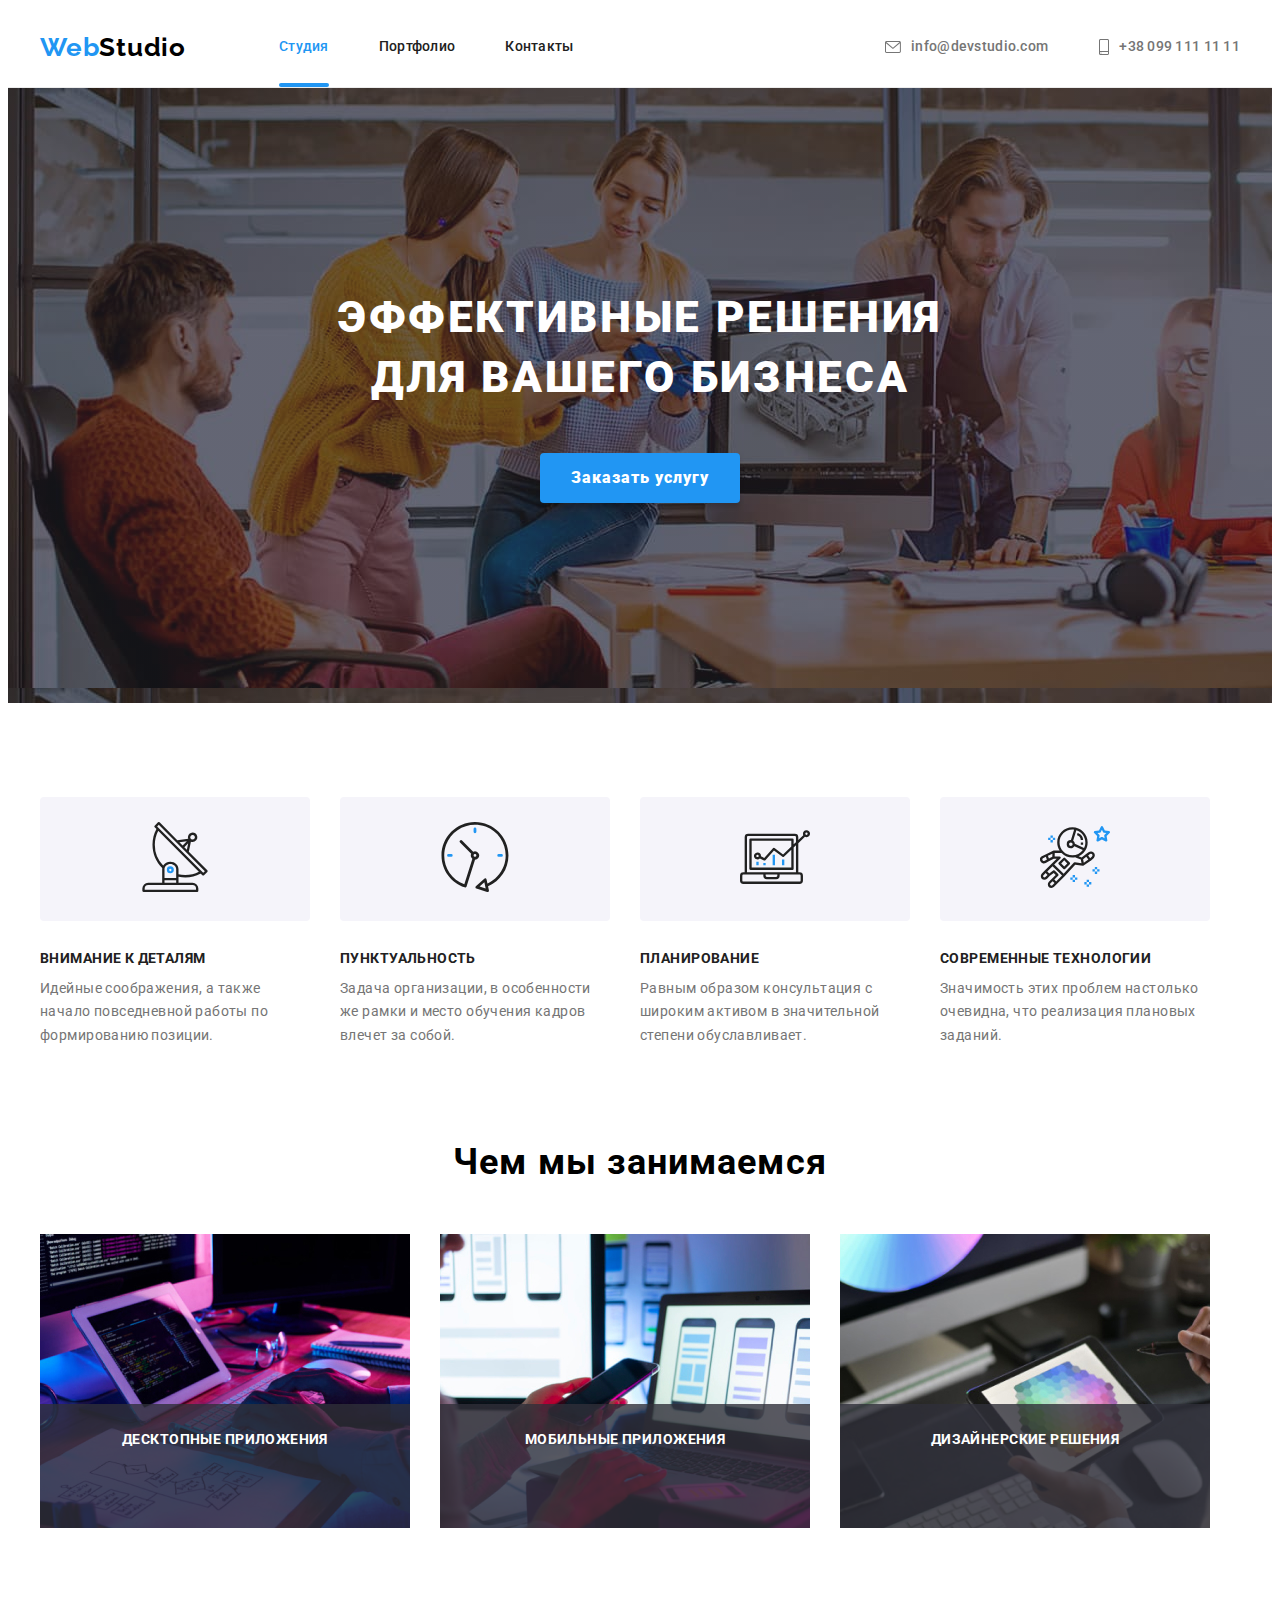
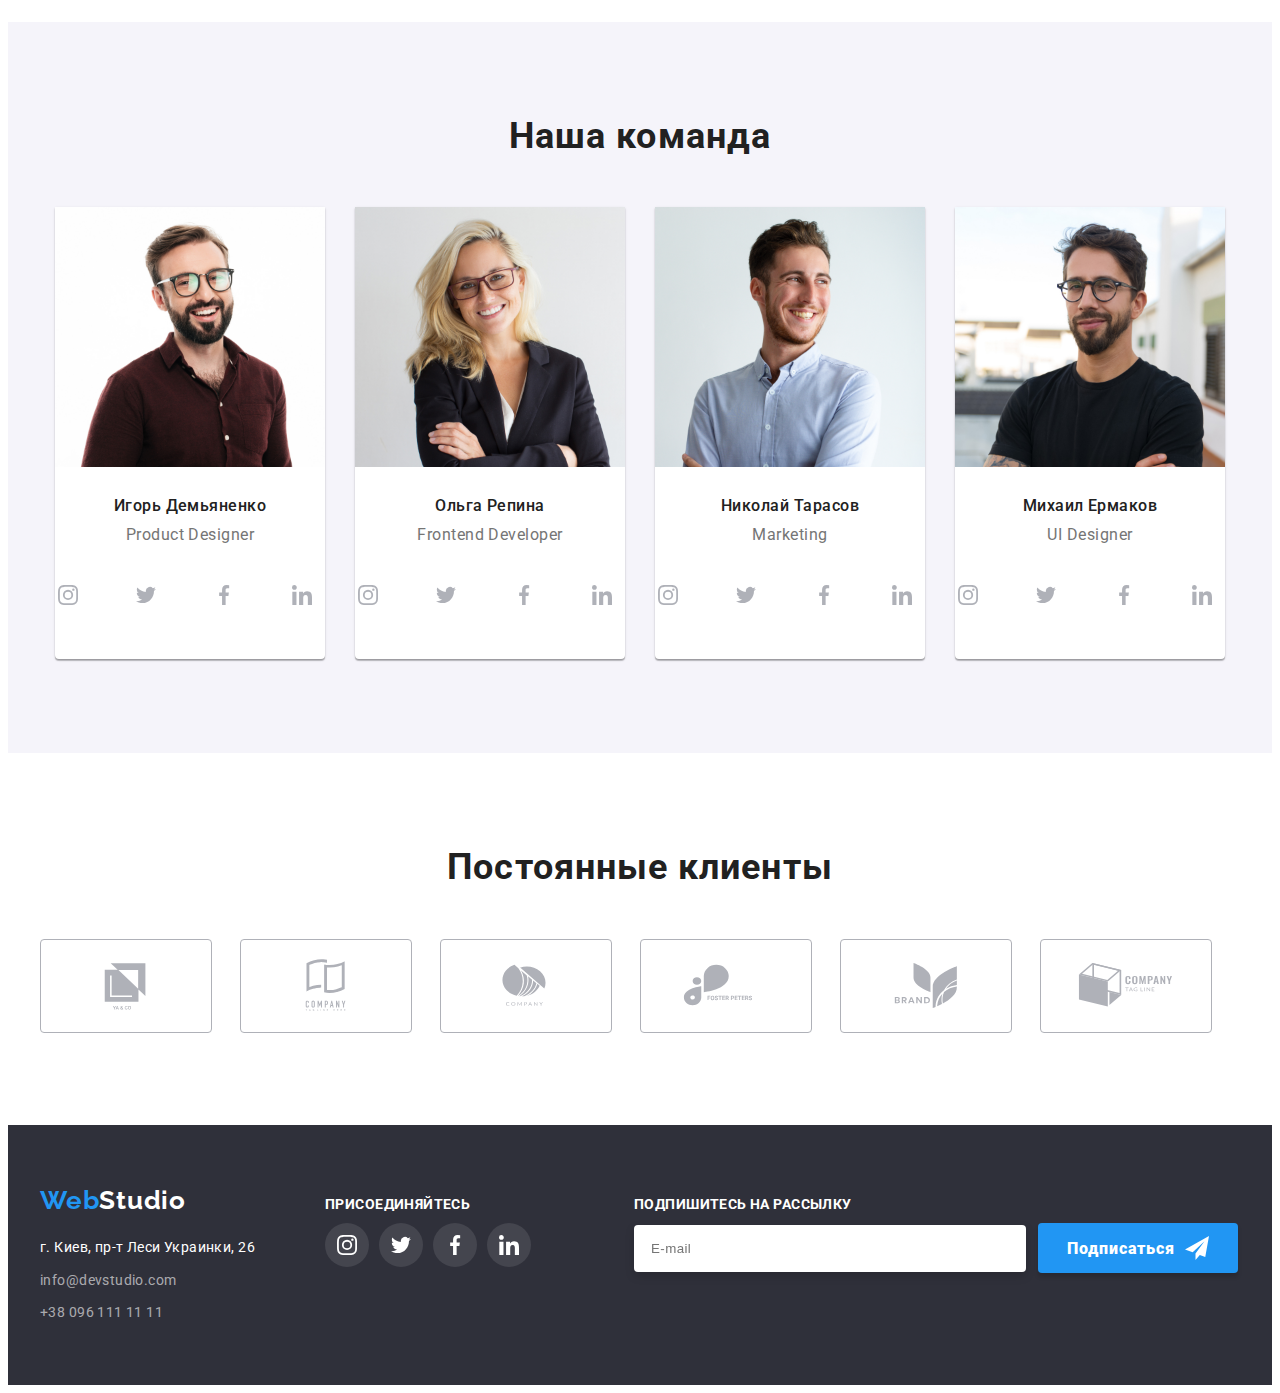
<file: index.html>
<!DOCTYPE html>
<html lang="ru">
<head>
    <meta charset="UTF-8">
    <meta http-equiv="X-UA-Compatible" content="IE=edge">
    <meta name="viewport" content="width=device-width, initial-scale=1.0">
    <title>Студия</title>
    <link rel="stylesheet" href="https://cdnjs.cloudflare.com/ajax/libs/modern-normalize/1.1.0/modern-normalize.min.css" integrity="sha512-wpPYUAdjBVSE4KJnH1VR1HeZfpl1ub8YT/NKx4PuQ5NmX2tKuGu6U/JRp5y+Y8XG2tV+wKQpNHVUX03MfMFn9Q==" crossorigin="anonymous" referrerpolicy="no-referrer" />
    <link rel="preconnect" href="https://fonts.googleapis.com">
<link rel="preconnect" href="https://fonts.gstatic.com" crossorigin>
<link href="https://fonts.googleapis.com/css2?family=Raleway:wght@700&family=Roboto:wght@400;500;700;900&display=swap" rel="stylesheet">
    <link rel="stylesheet" href="./css/styles.css" />
    <meta name="viewport" content="width=device-width, initial-scale=1">
<link rel="stylesheet" href="https://cdnjs.cloudflare.com/ajax/libs/font-awesome/4.7.0/css/font-awesome.min.css">
</head>
<body class="body">
    <header class="page-header">
        <div class="container user">
        <a href="/" class="logo-link">
            <span class="logo-link-one">Web</span>Studio
        </a>
        <nav class="navigation">
            <ul class="site-nav">
                <li class="site-nav-li"><a class="link current" href="">Студия</a></li>
                <li class="site-nav-li"><a class="link" href="portfolio.html">Портфолио</a></li>
                <li class="site-nav-li"><a class="link" href="">Контакты</a></li>
                </ul> </nav>

           <ul class="connect list">
            <a class="header-contacts item" href="mailto:info@devstudio.com"><svg class="envelope-icon">         
            <use href="./images/sprite.svg#icon-envelope"></use></svg>info@devstudio.com</a>
           <a class="header-contacts item phone" href="tel:+380991111111"> <svg class="smartphone-icon"><use href="./images/sprite.svg#icon-smartphone"></use></svg>+38 099 111 11 11</a>
           </ul>
       </div>
</header>
<main>
        <section class="solutions">
        <div class="container">
        <h1 class="title-h1">Эффективные решения <br>для вашего бизнеса</h1>
        <button  class="order-button" type="button" data-modal-open>Заказать услугу</button></div>
        </section>
    
<!-- MODAL WINDOW -->
<div class="backdrop is-hidden" data-modal>
    <div class="modal"> 
        <button class="modal-button" data-modal-close>
            <svg class="icon-close">
                <use href="./images/sprite.svg#icon-close"></use>
            </svg>
        </button>
        <p class="modal-text">Оставьте свои данные, мы вам перезвоним</p>
        <form class="js-modal-form">
        <div class="form-field">
            
            <input class="modal-input" type="text" name="name" id="name"/>
            <svg class="modal-icons">
                <use  href="./images/sprite.svg#icon-person"></use>
            </svg> 
            <label class="modal-label" for="name">Имя</label>
        </div>
        <div class="form-field">
            <label  class="modal-label" for="tel">Телефон</label>
            <input class="modal-input" type="tel" name="tel" id="tel"/>
            <svg class="modal-icons">
                <use  href="./images/sprite.svg#icon-phone"></use>
            </svg> 
        </div>
        <div class="form-field">
            <label  class="modal-label" for="email">Почта</label>
            <input class="modal-input" type="email" name="email" id="email"/>
            <svg class="modal-icons">
                <use  href="./images/sprite.svg#icon-email"></use>
            </svg> 
        </div>
        <div class="form-field">
            <label  class="modal-label" for="">Комментарий</label>
            <textarea class="modal-textarea" name="comment" id="name" placeholder="Введите текст"></textarea>
        
        </div>
        <div class="check-form">
            <input  class="modal-input" type="checkbox" name="" value="" id="agreement"/>
            <label  class="modal-label" for="agreement">Соглашаюсь с рассылкой и принимаю 
                <a  class="agreement-link" href="/">Условия договора</a></label>
        </div>  
<div class="button-form">
<button type="submit" class="btn-send">Отправить</button></div>

        </form>
    </div>
</div>
        <section class="advantages"> 
        <div class="container advantage">
        <h2 class="title-hidden">Наши преимущества</h2>
    
       
        <ul class="advantages-list list">
            <li class="advantage-item">
                <div class="icon-container">
                    <svg class="advantage-icons">
                        <use href="./images/sprite.svg#icon-antenna"></use>
                    </svg>
                </div>
                <h3 class="title-advantages">Внимание к деталям</h3>
                <p class="context-advantages">Идейные соображения, а также начало повседневной работы по формированию позиции.</p>
            </li>
            <li class="advantage-item">
                <div class="icon-container">
                    <svg class="advantage-icons">
                        <use href="./images/sprite.svg#icon-clock"></use>
                    </svg>
                </div>
                <h3 class="title-advantages">Пунктуальность</h3>
                <p class="context-advantages">Задача организации, в особенности же рамки и место обучения кадров влечет за собой.</p>
            </li>
            <li class="advantage-item">
                <div class="icon-container">
                    <svg class="advantage-icons">
                        <use href="./images/sprite.svg#icon-diagram"></use>
                    </svg>
                </div>
                <h3 class="title-advantages">Планирование</h3>
                <p class="context-advantages">Равным образом консультация с широким активом в значительной степени обуславливает.</p>
            </li>
            <li class="advantage-item">
                 
        <div class="icon-container">
            <svg class="advantage-icons">
                <use href="./images/sprite.svg#icon-astronaut"></use>
            </svg>
        </div>
        <h3 class="title-advantages">Современные технологии</h3>
                <p class="context-advantages">Значимость этих проблем настолько очевидна, что реализация плановых заданий.</p>
            </li>
        </ul></div>
    </section>
    <section class="section-tasks">
        <div class="container task>">
        <h2 class="tasks main">Чем мы занимаемся</h2>
        <ul class="tasks-list list">
            <li class="task-item">
                <div class="task-block">
                    <img src="images/img1.jpg" alt="руки на клавиатуре" width="370" height="294">
            <div class="text-img">
                <p class="task-description">Десктопные приложения</p>

            </div>
        </li>
            <li class="task-item">
                <div class="task-block">
                    <img src="images/img3.jpg" alt="одна рукадевушки на тачпаде,другая с телефоном" width="370" height="294">
                <div class="text-img">
                    <p class="task-description">Мобильные приложения</p>
                
                </div>
            </li>
            <li class="task-item">
                <div class="task-block">
                    <img src="images/img2.jpg" alt="планшет и цветовая палитра" width="370" height="294">
                <div class="text-img">
                    <p class="task-description">Дизайнерские решения</p>

                </div> 
            </li>
        </ul></div>
    </section>
    <section class="section-tree">
        <div class="container tree">
        <h2 class="heroes main">Наша команда</h2>
        <ul class="photo-list list">
            <li class="team-box">
                <img src="images/img4.jpg" alt="Игорь Демьяненко" width="270">
                <div class="studio-container">
                <h3 class="team-title">Игорь Демьяненко</h3>
                <p class="post-title">Product Designer</p>
                <ul class="social-icons">
                    
                    <li class="icons-list"><a href="/" class="s-icon-link">
                        <svg class="s-icon">
                            <use href="./images/sprite.svg#icon-instagram"></use>
                        </svg></a>
                    </li>
                   <li> <a href="/" class="s-icon-link">
                        <svg class="s-icon">
                            <use href="./images/sprite.svg#icon-twitter"></use>
                        </svg></a>
                    </li>
                    <li> <a href="/" class="s-icon-link">
                        <svg class="s-icon">
                            <use href="./images/sprite.svg#icon-facebook-1"></use>
                        </svg></a>
                    </li>
                    <li> <a href="/" class="s-icon-link">
                        <svg class="s-icon">
                            <use href="./images/sprite.svg#icon-linkedin-1"></use>
                        </svg></a>
                    </li>
                </ul></div>
            </li>

            <li class="team-box">
                <img src="images/img5.jpg" alt="Ольга Репина" width="270">
                <div class="studio-container">
                    <h3 class="team-title">Ольга Репина</h3>
                <p class="post-title">Frontend Developer</p>
                <ul class="social-icons">
                    
                    <li class="icons-list"><a href="/" class="s-icon-link">
                        <svg class="s-icon">
                            <use href="./images/sprite.svg#icon-instagram"></use>
                        </svg></a>
                    </li>
                   <li> <a href="/" class="s-icon-link">
                        <svg class="s-icon">
                            <use href="./images/sprite.svg#icon-twitter"></use>
                        </svg></a>
                    </li>
                    <li> <a href="/" class="s-icon-link">
                        <svg class="s-icon">
                            <use href="./images/sprite.svg#icon-facebook-1"></use>
                        </svg></a>
                    </li>
                    <li> <a href="/" class="s-icon-link">
                        <svg class="s-icon">
                            <use href="./images/sprite.svg#icon-linkedin-1"></use>
                        </svg></a>
                    </li>
                </ul></div>
            </li>
            <li class="team-box">
                <img src="images/img6.jpg" alt="Николай Тарасов" width="270">
                <div class="studio-container">
                    <h3 class="team-title">Николай Тарасов</h3>
                <p class="post-title">Marketing</p>
                <ul class="social-icons">
                    
                    <li class="icons-list"><a href="/" class="s-icon-link">
                        <svg class="s-icon">
                            <use href="./images/sprite.svg#icon-instagram"></use>
                        </svg></a>
                    </li>
                   <li> <a href="/" class="s-icon-link">
                        <svg class="s-icon">
                            <use href="./images/sprite.svg#icon-twitter"></use>
                        </svg></a>
                    </li>
                    <li> <a href="/" class="s-icon-link">
                        <svg class="s-icon">
                            <use href="./images/sprite.svg#icon-facebook-1"></use>
                        </svg></a>
                    </li>
                    <li> <a href="/" class="s-icon-link">
                        <svg class="s-icon">
                            <use href="./images/sprite.svg#icon-linkedin-1"></use>
                        </svg></a>
                    </li>
                </ul></div>
            </li>
            <li class="team-box">
                <img src="images/img7.jpg" alt="Михаил Ермаков" width="270">
                <div class="studio-container">
                    <h3 class="team-title">Михаил Ермаков</h3>
                <p class="post-title" >UI Designer</p>
                <ul class="social-icons">
                    
                    <li class="icons-list"><a href="/" class="s-icon-link">
                        <svg class="s-icon">
                            <use href="./images/sprite.svg#icon-instagram"></use>
                        </svg></a>
                    </li>
                   <li> <a href="/" class="s-icon-link">
                        <svg class="s-icon">
                            <use href="./images/sprite.svg#icon-twitter"></use>
                        </svg></a>
                    </li>
                    <li> <a href="/" class="s-icon-link">
                        <svg class="s-icon">
                            <use href="./images/sprite.svg#icon-facebook-1"></use>
                        </svg></a>
                    </li>
                    <li> <a href="/" class="s-icon-link">
                        <svg class="s-icon">
                            <use href="./images/sprite.svg#icon-linkedin-1"></use>
                        </svg></a>
                    </li>
                </ul></div>
            </li>
        </ul></div>
    </section>
    <section class="clients">
        <div class="client-container container">
            <h2 class="client-title">Постоянные клиенты</h2>
                <ul class="clients-box list">
                    <li class="logo-box"><a href="/" class="link-client link">
                        <svg class="client">
                            <use href="./images/sprite.svg#icon-logo-1"></use>
                        </svg></a>
                    </li>
                    <li class="logo-box"><a href="/" class="link-client link">
                        <svg class="client">
                            <use href="./images/sprite.svg#icon-logo-2"></use>
                        </svg></a>
                    </li>
                    <li class="logo-box"><a href="/" class="link-client link">
                        <svg class="client">
                            <use href="./images/sprite.svg#icon-logo-3"></use>
                        </svg></a>
                    </li>
                    <li class="logo-box"><a href="/" class="link-client link">
                        <svg class="client">
                            <use href="./images/sprite.svg#icon-logo-4"></use>
                        </svg></a>
                    </li>
                    <li class="logo-box"><a href="/" class="link-client link">
                        <svg class="client">
                            <use href="./images/sprite.svg#icon-logo-5"></use>
                        </svg></a>
                    </li>
                    <li class="logo-box"><a href="/" class="link-client link">
                        <svg class="client">
                            <use href="./images/sprite.svg#icon-logo-6"></use>
                        </svg></a>
                    </li>

                </div>
            </h2>
        </div>
    </section>
</main>
<footer class="page-footer">
    <div class="container foot">
        <ul class="footer-list">
    <li class="first-part"> <a href="/" class="logo-footer">
        <span class="logo-link-three">Web</span class="logo-link-four">Studio
    </a>
    <address class="adress-footer">
        <p class="lesya">г. Киев, пр-т Леси Украинки, 26</p>
        <div class="column">
        <a class="contacts-footer" href="mailto:info@devstudio.com">
            info@devstudio.com
        </a>
        <a class="contacts-footer" href="tel:+380961111111">
            +38 096 111 11 11
        </a></li>
    <li class="social-footer">
        <h3 class="join">Присоединяйтесь</h3>
        <ul class="join-list list">
            <li class="net-list list"><a href="/" class="net-link link">
                <svg class="icon-footer">
                    <use href="./images/sprite.svg#icon-instagram"></use>
                </svg>
            </a></li>
            <li class="net-list"><a href="/" class="net-link link">
                <svg class="icon-footer">
                    <use href="./images/sprite.svg#icon-twitter"></use>
                </svg>
            </a></li>
            <li class="net-list"><a href="/" class="net-link link">
                <svg class="icon-footer">
                    <use href="./images/sprite.svg#icon-facebook-1"></use>
                </svg>
            </a></li>
            <li class="net-list"><a href="/" class="net-link link">
                <svg class="icon-footer">
                    <use href="./images/sprite.svg#icon-linkedin-1"></use>
                </svg>
            </a></li>
        </ul>
    </li>
    <li class="follow-footer">
        <h3 class="join">Подпишитесь на рассылку</h3>
    <div class="follow-form">
        <input class="footer-input" type="email" name="email" id="email" placeholder="E-mail"/>
        <button type="submit" class="follow-btn">Подписаться
            <svg class="send-icon">
                <use href="./images/sprite.svg#icon-send"></use>
            </svg>
        </button>
    </div>
    </li>
</ul>
    </div>
    </address>
 </div>
</footer>
<script src="./js/modal.js"></script>
</body>
</html>
</file>
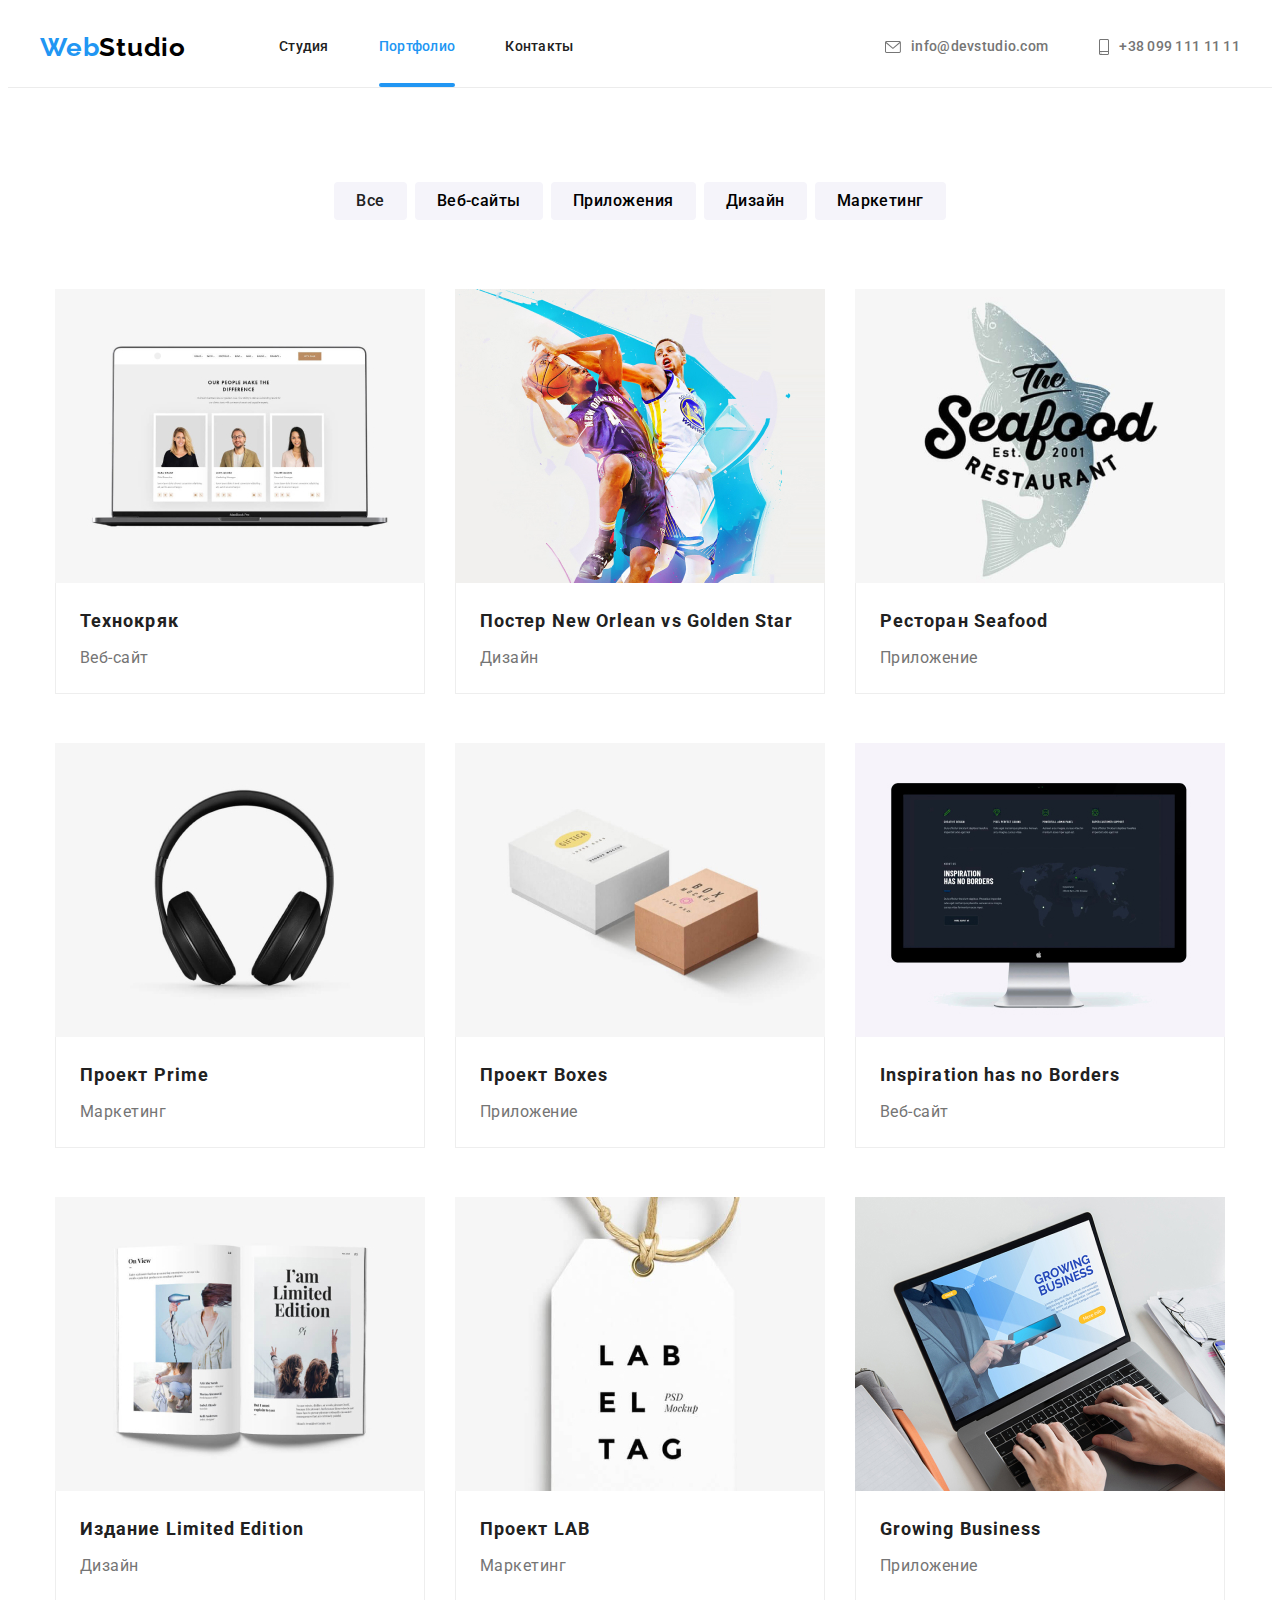
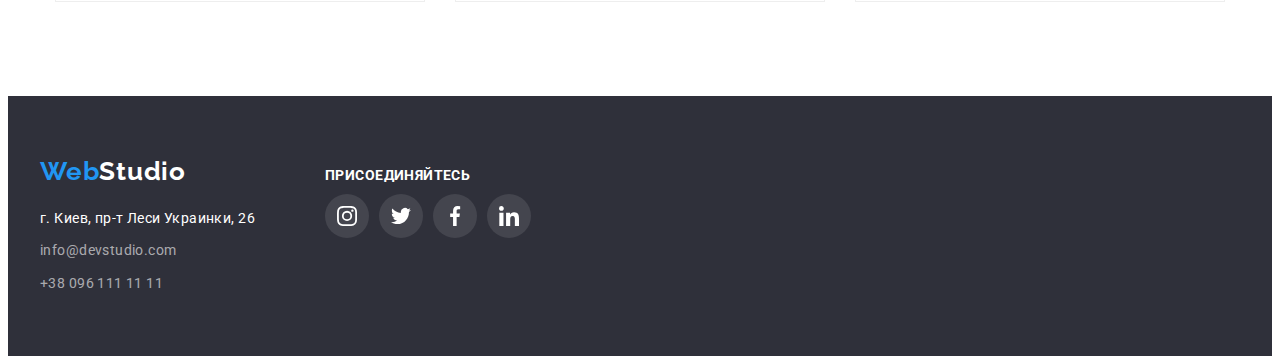
<file: portfolio.html>
<!DOCTYPE html>
<html lang="ru">
<head>
    <meta charset="UTF-8">
    <meta http-equiv="X-UA-Compatible" content="IE=edge">
    <meta name="viewport" content="width=device-width, initial-scale=1.0">
    <title>Document</title>
    <link rel="stylesheet" href="https://cdnjs.cloudflare.com/ajax/libs/modern-normalize/1.1.0/modern-normalize.min.css" integrity="sha512-wpPYUAdjBVSE4KJnH1VR1HeZfpl1ub8YT/NKx4PuQ5NmX2tKuGu6U/JRp5y+Y8XG2tV+wKQpNHVUX03MfMFn9Q==" crossorigin="anonymous" referrerpolicy="no-referrer" />
    <link rel="preconnect" href="https://fonts.googleapis.com">
<link rel="preconnect" href="https://fonts.gstatic.com" crossorigin>
<link href="https://fonts.googleapis.com/css2?family=Raleway:wght@700&family=Roboto:wght@400;500;700;900&display=swap" rel="stylesheet">
    <link rel="stylesheet" href="./css/styles.css" />
</head>
<body class="body">
    <header class="page-header">
        <div class="container user">
        <a href="/" class="logo-link">
            <span class="logo-link-one">Web</span>Studio
        </a>
        <nav class="navigation">
            <ul class="site-nav">
                <li class="site-nav-li"><a class="link" href="index.html">Студия</a></li>
                <li class="site-nav-li"><a class="link current" href="">Портфолио</a></li>
                <li class="site-nav-li"><a class="link" href="">Контакты</a></li>
                </ul> </nav>
                <ul class="connect list">
                    <a class="header-contacts item" href="mailto:info@devstudio.com"><svg class="envelope-icon">         
                    <use href="./images/sprite.svg#icon-envelope"></use></svg>info@devstudio.com</a>
                   <a class="header-contacts item phone" href="tel:+380991111111"> <svg class="smartphone-icon"><use href="./images/sprite.svg#icon-smartphone"></use></svg>+38 099 111 11 11</a>
                </ul>
       </div>
</header>
<main>
    <section class="section-projects">
    <div class="container portfolio-container" >
    <h1 class="title-project">Проекты</h1>
    <ul class="buttons-list list">
        <li><button class="button-portfolio-small" type="button">Все</button></li>
        <li><button class="button-portfolio" type="button">Веб-сайты</button></li>
        <li><button class="button-portfolio" type="button">Приложения</button></li>
        <li><button class="button-portfolio" type="button">Дизайн</button></li>
        <li><button class="button-portfolio" type="button">Маркетинг</button></li>
    </ul>
    <ul class="project-list">
            <li class="project-item">
            <a href="#" class="project-link">
               <div class="img-cover">
                <img src="images/tehnokryak.jpg" alt="Cайт с портретами" width="370" height="294">
            <p class="over-text">
                Технокряк это современная площадка распространения коронавируса. Компании используют эту платформу для цифрового шпионажа и атак на защищённые сервера конкурентов.
            </p>
            </div>
                <div class="border-special">
                <h2 class="title">Технокряк</h2>
                <p class="paragraph-project">Веб-сайт</p></div>
            </a>
        </li>
        <li class="project-item">
            <a href="#" class="project-link">
                 <div class="img-cover"><img src="images/neworlean.jpg" alt="Два волейболиста" width="370" height="294">
                    <p class="over-text">
                        Технокряк это современная площадка распространения коронавируса. Компании используют эту платформу для цифрового шпионажа и атак на защищённые сервера конкурентов.
                    </p></div>
                <div class="border-special">
                <h2 class="title">Постер New Orlean vs Golden Star</h2>
                <p class="paragraph-project">Дизайн</p></div>
            </a>
        </li>
        <li class="project-item">
            <a href="#" class="project-link">
                 <div class="img-cover"><img src="images/restoran.jpg" alt="Рыба с логотипом" width="370" height="294"><p class="over-text">
                    Технокряк это современная площадка распространения коронавируса. Компании используют эту платформу для цифрового шпионажа и атак на защищённые сервера конкурентов.
                </p>
            </div>
                <div class="border-special">
                <h2 class="title">Ресторан Seafood</h2>
                <p class="paragraph-project">Приложение</p></div>
            </a>
        </li>
        <li class="project-item">
            <a href="#" class="project-link">
                 <div class="img-cover"><img src="images/proekt.jpg" alt="Черные наушники" width="370" height="294"><p class="over-text">
                    Технокряк это современная площадка распространения коронавируса. Компании используют эту платформу для цифрового шпионажа и атак на защищённые сервера конкурентов.
                </p>
            </div>
                <div class="border-special">
                <h2 class="title">Проект Prime</h2>
                <p class="paragraph-project">Маркетинг</p></div>
            </a>
        </li>
        <li class="project-item">
            <a href="#" class="project-link">
                 <div class="img-cover"><img src="images/boxes.jpg" alt="Две коробки" width="370" height="294"><p class="over-text">
                    Технокряк это современная площадка распространения коронавируса. Компании используют эту платформу для цифрового шпионажа и атак на защищённые сервера конкурентов.
                </p>
            </div>
                <div class="border-special">
                <h2 class="title">Проект Boxes</h2>
                <p class="paragraph-project">Приложение</p></div>
            </a>
        </li>
        <li class="project-item">
            <a href="#" class="project-link">
                 <div class="img-cover"><img src="images/inspiration.jpg" alt="Черный экран" width="370" height="294"><p class="over-text">
                    Технокряк это современная площадка распространения коронавируса. Компании используют эту платформу для цифрового шпионажа и атак на защищённые сервера конкурентов.
                </p>
            </div>
                <div class="border-special">
                <h2 class="title">Inspiration has no Borders</h2>
                <p class="paragraph-project">Веб-сайт</p></div>
            </a>
        </li>
        <li class="project-item"> 
            <a href="#" class="project-link">
                 <div class="img-cover"><img src="images/izdaniye.jpg" alt="Книга в развороте" width="370" height="294"><p class="over-text">
                    Технокряк это современная площадка распространения коронавируса. Компании используют эту платформу для цифрового шпионажа и атак на защищённые сервера конкурентов.
                </p>
            </div>
                <div class="border-special">
                <h2 class="title">Издание Limited Edition</h2>
                <p class="paragraph-project">Дизайн</p></div>
            </a>
        </li>
        <li class="project-item">
            <a href="#" class="project-link">
                 <div class="img-cover"><img src="images/lab.jpg" alt="Белая этикетка с надписью" width="370" height="294"><p class="over-text">
                    Технокряк это современная площадка распространения коронавируса. Компании используют эту платформу для цифрового шпионажа и атак на защищённые сервера конкурентов.
                </p>
            </div>
               <div class="border-special">
                <h2 class="title">Проект LAB</h2>
                <p class="paragraph-project">Маркетинг</p></div>
            </a>
        </li>
        <li class="project-item">
            <a href="#" class="project-link">
                 <div class="img-cover"><img src="images/growing.jpg" alt="Ноутбук с руками" width="370" height="294"><p class="over-text">
                    Технокряк это современная площадка распространения коронавируса. Компании используют эту платформу для цифрового шпионажа и атак на защищённые сервера конкурентов.
                </p>
            </div>
                <div class="border-special">
                <h2 class="title">Growing Business</h2>
                <p class="paragraph-project">Приложение</p></div>
            </a>
        </li>
    </ul>
</div>
</section>
</main>
<footer class="page-footer">
    <div class="container foot">
        <ul class="footer-list">
    <li class="first-part"> <a href="/" class="logo-footer">
        <span class="logo-link-three">Web</span class="logo-link-four">Studio
    </a>
    <address class="adress-footer">
        <p class="lesya">г. Киев, пр-т Леси Украинки, 26</p>
        <div class="column">
        <a class="contacts-footer" href="mailto:info@devstudio.com">
            info@devstudio.com
        </a>
        <a class="contacts-footer" href="tel:+380961111111">
            +38 096 111 11 11
        </a></li>
    <li class="social-footer">
        <h3 class="join">Присоединяйтесь</h3>
        <ul class="join-list">
            <li class="net-list"><a href="/" class="net-link">
                <svg class="icon-footer">
                    <use href="./images/sprite.svg#icon-instagram"></use>
                </svg>
            </a></li>
            <li class="net-list"><a href="/" class="net-link">
                <svg class="icon-footer">
                    <use href="./images/sprite.svg#icon-twitter"></use>
                </svg>
            </a></li>
            <li class="net-list"><a href="/" class="net-link">
                <svg class="icon-footer">
                    <use href="./images/sprite.svg#icon-facebook-1"></use>
                </svg>
            </a></li>
            <li class="net-list"><a href="/" class="net-link">
                <svg class="icon-footer">
                    <use href="./images/sprite.svg#icon-linkedin-1"></use>
                </svg>
            </a></li>
        </ul>
    </li>
</ul>
    </div>
    </address>
 </div>
</footer>
<script src="./js/modal.js"></script>
</body>
</html>
</file>
<file: css/styles.css>
/* Палитра цветов 
цвет телефона и почты #757575 
цвет акцента  в навигации #2196F3 
цвет кнопки #2196F3
цвет акцент на кнопке #188CE8 
цвет заголовков #212121
основной цвет текста  #757575
текст в секции 1 #FFFFFF
основной цвет фона #FFFFFF
цвет подвала #2F303A
цвет секции #F5F4FA
цвет кнопок в Портфолио  #F5F4FA
*/
:root {
  --primary-accent-color: #2196F3;
  --main-text-color: #757575;
  --secondary-accent-color: #188CE8;
  --main-bcg-color: #FFFFFF;
  --secondary-bcg-color: #F5F4FA;
  --footer-color: #2F303A;
  --h-text-color:#212121;
  --timing-function:cubic-bezier(0.4, 0, 0.2, 1);
  }
   /* Глобальные характеристики */
  
  body {
  background-color:var(--main-bcg-color);
  font-family: Roboto;
  font-style: normal;
  font-weight: 400;
  /* шрифт большинства, текст,футер,адреса*/
  }
  a {
    text-decoration: none;
    transition-property: color;
    transition-duration: 250ms;
  }
  
  a .site-nav,
  a .contacts-footer {
    text-decoration: none;
  }
  .container {
  width: 1200px;
  padding-left: 15px;
  padding-right: 15px;
  margin:0 auto;
  }
  /* Общий CSS для Студии и Портфолио */
  /* Header */
  img {
    display:block;
    max-width: 100%;
    height:auto;
  }
  .page-header {
  background: var(--main-bcg-color);

  padding-bottom:24px;
  padding-top: 24px;
  /* flex-wrap: nowrap; */
  /* линия для портфолио в хэдере 
  border-bottom:slategrey;*/

  /* justify-content: space-between; */
  border-bottom: 1px solid #ECECEC;
  }
  /* Логотип */
  .logo-link {
    color:var(--primary-accent-color);
  }
  .logo-link-one, 
  .logo-link-two:hover {
    text-decoration: underline;
    color:var(--primary-accent-color);
    
  }
  .logo-link-one, 
  .logo-link-two:focus {
    text-decoration: var(--primary-accent-color);
  }
  /* Навигация меню */
  ul {
    margin:0;
    padding:0;
    list-style:none;
  }
  .navigation {
      display: flex;
      align-items: center;
      /* justify-content: space-between; */
      text-decoration:none;
      color:var(--h-text-color);
      /* justify-content: end; */
    }
   
    /* дополнительный класс для контейнера с польз.настройками */
   .user {
     display: flex;
     align-items: center;
   }
   .phone {
    margin-left: 48px;
   }
    .link {
      /* display: inline-block; */
      text-decoration:none;
      color: var(--h-text-color);
      padding: auto;
      }
  
     .site-nav.site-nav-li:not(last-child) {
     margin-right: 50px;
      }

    .current {
    display: inline-block;
    color:var(--primary-accent-color);
    position:relative;

    }

  .current::after {
    content:'';
    display: block;
    width: 100%;
    height:4px;
    border-radius: 2px;
    background-color: var(--primary-accent-color);
    position:absolute;
    bottom:0;
    left:0;
  transform: translateY(+32px);
}

    .link:hover,
    .link:focus {
      /* text-decoration: underline;  исправление дз*/
      color: var(--primary-accent-color);
    }
  
    .logo-link {
  display: block;
  margin-right: 93px;
  font-family:'Raleway', sans-serif;
  font-style: normal;
  font-weight: 700;
  font-size: 26px;
  text-decoration:none;
  line-height: 1.19;
  letter-spacing: 0.03em;
  /* line-height 31/26=1.19 */
  color:black;
   }
  
  .page-header .logo-link-one {
   color:var(--primary-accent-color);
   /* text-decoration:none; */
   }
  
  .site-nav {
  color:black;
  font-weight: 500;
  font-size: 14px;
  line-height: 1.14;
  /* 16/14=1.14 */
  letter-spacing: 0.02em;
  text-decoration: none;
  list-style-type: none;
  /* flex-wrap: nowrap; */
  display: flex;
  /* justify-content: space-between; */

   }

  .site-nav-li+.site-nav-li {
    margin-left: 50px;
  }

  .site-nav:hover {
    color:var(--primary-accent-color);
  }
  
  .site-nav:focus {
    color:var(--primary-accent-color);
  }
  
 .connect {
    display: flex;
    margin-left: auto;
    align-items: center;
  }

  .phone { 
    margin-left: 51px;
  }


  .header-contacts {
  display: flex;
  font-weight: 500;
  font-size: 14px;
  line-height: 1.14;
  letter-spacing: 0.02em;
  color: var(--main-text-color);
  transition-property: color;
  transition-duration: 250ms;
  }

  .header-contacts:hover,
  .header-contacts:focus { 
    color: var(--primary-accent-color);
  }

.envelope-icon {
  width: 16px;
  height: 16px;
  align-items: center;
  margin-right: 10px;
  vertical-align:center;
  fill: currentColor;
}

.smartphone-icon {
  width: 10px;
  height: 16px;
  align-items: center;
  margin-right: 10px;
  vertical-align:center;
  fill: currentColor;
}

  .header-list {
  text-decoration:none;   
  display: flex;
  }
  .solutions {
  background: #2F303A;
 
  background-image:  linear-gradient(rgba(47, 48, 58, 0.4), rgba(47, 48, 58, 0.4)),
  url(../images/studio-bg.jpg);
    text-align: center;

  padding: 200px 0px;
    }
  .flex-projects {
display: flex;
width: 1200px;
padding-left: 15px; 
padding-right: 15px;
margin-left: auto;
margin-right: auto;
  }
  h1,h2,h3,p {
    margin:0;
  }
  .title-h1 {
  margin-bottom:45px;
  font-weight: 900;
  font-size: 44px;
  line-height: 1.36;
  /* 60/44=1,36 */
  letter-spacing: 0.06em;
  color:var(--main-bcg-color);
  text-transform: uppercase;
  text-align: center;
  }
  
  .order-button {
    /*параментры поля кнопки */
  background:var(--primary-accent-color);
  box-shadow: 0px 4px 4px rgba(0, 0, 0, 0.15);
  width: 200px;
  height: 50px;
  left: 700px;
  top: 430px;
  align-items: center;
  border-radius:4px;
  border-width:0 ;
  /* параментрытекста кнопки */
  font-family:inherit;
  font-weight: 900;
  font-size: 16px;
  align-items: center;
  text-align: center;
  letter-spacing: 0.06em;
  color:var(--main-bcg-color);
  top: 440px;
  transition-property: background-color;
  transition-duration: 250ms;
  }
  .order-button:hover {
  text-decoration: underline var(--primary-accent-color);
  color:var(--main-bcg-color);
  background-color:var(--secondary-accent-color);
  }
  
  .order-button:focus {
    text-decoration: underline var(--primary-accent-color);
    color:var(--main-bcg-color);
    background-color:var(--secondary-accent-color)
    }
.backdrop {
  z-index:2;
  position:fixed;
  width: 100%;
  height: 100%;
  left: 0px;
  top: 0px;
background: rgba(0, 0, 0, 0.2);
}
.backdrop.is-hidden {
  opacity:0;
  pointer-events:none;
}
.modal {
position:absolute;
top:50%;
left:50%;
transform:translate(-50%, -50%);

width: 528px;
height: 581px;
background: #FFFFFF;
padding: 40px;

}
.icon-close {
  width: 18px;
height: 18px;
  fill: #000000;
}
.modal-button {
  display:flex;
  align-items: center;
  width: 30px;
height: 30px;
background: #FFFFFF;
border: 1px solid rgba(0, 0, 0, 0.1);
border-radius:50%;
position:absolute;
top:8px;
right:8px;
cursor: pointer;
}
.modal-button:hover .icon-close {
  fill: var(--primary-accent-color);
}
.modal-text {

font-weight: 700;
font-size: 20px;
line-height: 23px;
text-align: center;
letter-spacing: 0.03em;

color: #212121;
margin-bottom: 30px;
}
.modal-icons {
  fill:#212121;
  width: 18px;
height: 18px;
position:absolute;
top: 11px;
left:12px;
justify-items: center;
}
.modal-label {
  color: #757575;
  font-weight: normal;
font-size: 12px;
line-height: 1.16;
letter-spacing: 0.01em;
margin-bottom: 4px;
}
.modal-input {
border: 1px solid rgba(33, 33, 33, 0.2);
box-sizing: border-box;
border-radius: 4px;
}
.modal-input:hover, 
.modal-input:focus {
 color: var(--primary-accent-color);
 cursor: pointer;
}
.modal-label:hover,
.modal-label:focus .modal-icons{
  color: var(--primary-accent-color);
  fill: var(--primary-accent-color);
  cursor: pointer;
}
.check-form {
  margin-bottom: 30px;
}
.button-form {
  display:flex;
  align-items: center;
  justify-content: center;
}
.check-form a{
  color: var(--primary-accent-color);
  text-decoration: underline;
}
.form-field {
  display: flex;
  flex-direction: column;
  margin-bottom: 10px;
}
.form-field input {
  width: 100%;
  padding: 11px 12px;

}

.form-field input::placeholder {
  font-size: 14px;
line-height: 1.16;
letter-spacing: 0.01em;

color: rgba(117, 117, 117, 0.5);
}
textarea {
width: 448px;
height: 120px;
font-weight: normal;
font-size: 14px;
line-height: 1.14;
letter-spacing: 0.01em;

color: rgba(117, 117, 117, 0.5);
border: 1px solid rgba(33, 33, 33, 0.2);
box-sizing: border-box;
border-radius: 4px;

padding:12px 16px;
}
.btn-send {
    /*параментры поля кнопки */
  background:var(--primary-accent-color);
  box-shadow: 0px 4px 4px rgba(0, 0, 0, 0.15);
  width: 200px;
  height: 50px;
  left: 700px;
  top: 430px;
  align-items: center;
  border-radius:4px;
  border-width:0 ;
  /* параментрытекста кнопки */
  font-family:inherit;
  font-weight: 900;
  font-size: 16px;
  align-items: center;
  text-align: center;
  letter-spacing: 0.06em;
  color:var(--main-bcg-color);
  top: 440px;
  transition-property: background-color;
  transition-duration: 250ms;
  justify-items: center;
  align-items: center;

  }
  
  .btn-send:hover {
  text-decoration: underline var(--primary-accent-color);
  color:var(--main-bcg-color);
  background-color:var(--secondary-accent-color);
  }
  
  .btn-send:focus {
    text-decoration: underline var(--primary-accent-color);
    color:var(--main-bcg-color);
    background-color:var(--secondary-accent-color)
    }
  /* Убираю маркеры li */
  .list {
    list-style-type: none;
  }
  /* Секция преимущества, заголовок скрыт */
  .title-hidden {
    font-size: 0px;
  }
  /* селектор лист повторяется */
  .list{
    list-style-type: none;
  }
  .advantages {
    padding-top: 94px;
    padding-bottom: 94px;
  }

  .advantage {
    display:flex;

  }
  .icon-container {

    width: 270px;
    background-color: #F5F4FA;
    border-radius: 4px;
    margin-bottom: 30px;
    align-items: center;
    padding-top:25px;
    padding-bottom:25px;
    padding-left: 100px;
    padding-right: 100px;
  }
  .advantage-icons {  
    width:70px;
    height:70px;
    align-items: center;
    color:#212121;
    }

  .advantages-list {
  display:flex;
  }
  .advantage-item {
    display:flex;
    flex-wrap: wrap;
    width:270px;
  }
 .advantage-item:not(:last-child) {
  margin-right: 30px;
 }

  .title-advantages {
  margin-bottom: 10px;
   font-weight: 700;
  font-size: 14px;
  line-height: 1.14;
  letter-spacing: 0.03em;
  text-transform: uppercase;
  color:var(--h-text-color);
  }
  .context-advantages {
      font-weight: 400;
      font-size: 14px;
      line-height: 1.7; 
      letter-spacing: 0.03em;
      color:var(--main-text-color)
  }
  /* Задачи */
  .tasks {
  font-weight: 700;
  font-size: 36px;
  line-height: 1.16;
  /* 42/36=1.16; */
  text-align:center;
  letter-spacing: 0.03em;
  margin-bottom: 50px;
  }
  .section-tasks {
    background:var(--main-bcg-color);
    padding-bottom:94px;
  }
  
  .section-three {
  background: var(--secondary-bcg-color);
  }
  .task{
    display:flex;
  }
  .task-block {
    position: relative;

  
  }
  .text-img {
  position: absolute;
  bottom:0;
  left:0;

 padding-top: 27px;
 padding-bottom: 27px;
  width: 370px;
  height: 70px;
  background: rgba(47, 48, 58, 0.8);
  }
  .task-description {
    text-align: center;
  font-weight: 700;
font-size: 14px;
line-height: 16px;
text-align: center;
letter-spacing: 0.03em;
text-transform: uppercase;
color: #FFFFFF;
  }
  .task-item {
    width: 370px;
    margin-right: 30px;
  }
.task-item:last-child {
margin-right: 0px;
}
  .tasks-list {
    display: flex;
  }
 
    .tasks-list:not(:last-child) {
    margin-right: 30px;
  }

  /* Специалисты  */
  .section-tree{
    background:var(--secondary-bcg-color);
    text-align: center;
    padding-top:94px;
    padding-bottom: 94px;
  }
  
  .heroes {
  margin-bottom:50px;

  font-weight: 700;
  font-size: 36px;
  color:var(--h-text-color);
  line-height:1.16;
  /* 42/36=1.16; */
  text-align:center;
  justify-content:center;
  letter-spacing:0.03em;
  }
  
  .photo-list {
    display:flex;
    justify-content:center;
    align-items:flex-start;
  }
  .team-box {
  /* material shadow */
  box-shadow: 0px 1px 3px rgba(0, 0, 0, 0.12), 0px 1px 1px rgba(0, 0, 0, 0.14), 0px 2px 1px rgba(0, 0, 0, 0.2);
  border-radius: 0px 0px 4px 4px;
  text-align: center;
  letter-spacing: 0.03em;
  flex-wrap: wrap;
  width:270px;
  margin-right: 30px;
  background-color: #FFFFFF;
  }
  .team-box:last-child {
    margin-right:0px;
  }
.studio-container {
  padding-top: 30px;
  padding-bottom:30px;
}
  .team-title {
  font-weight: 500;
  font-size: 16px;
  line-height: 1.18;
  text-align: center;
  letter-spacing: 0.03em;
  color:var(--h-text-color);
  margin-bottom:10px;
  }
  .post-title {
  font-weight:400;
  font-size: 16px;
  line-height: 1.18;
  text-align: center;
  letter-spacing: 0.03em;
  color:var(--main-text-color);
  margin-bottom:16px;

  }
  .social-icons {
    display:flex;
    align-items:center;
    justify-content: center;
  }
  .icons-list {
    display:inline-block;
    align-items:center;
    justify-content: center;
  }

  .s-icon-link {
  display: flex;
  width: 44px;
  height: 44px;
  border:none;
  color:#AFB1B8;
  justify-content: center;
  align-items:center;
  margin-right: 10px;
  padding: 12px;
  cursor: pointer;
  transition-property:background-color;
    transition-duration: 250ms;
  }
  .s-icon {
    width:20px;
    height:20px;
    fill:currentColor;
    transition-property:fill;
    transition-duration: 250ms;
  
  }
  .s-icon:hover,
  .s-icon:focus {
    fill:white;
  }
  .s-icon-link:hover,
  .s-icon-link:focus {
    width: 44px;
    height: 44px;
    background:#2196F3;
    color:white;
    border-radius: 50%;
    justify-content: center;
    align-items:center;
   cursor: pointer;
  }
  /* Футер */
  .foot {
    display:flex;
    
    padding-top:60px;
    padding-bottom:60px;
    align-items: baseline;
  }
  .first-part {
    display:inline-block;
  }
  .social-footer{
    display:inline-block;
    flex-wrap: nowrap;
    justify-content: center;
    align-items:baseline;
    margin-left: 70px;
  
  }
  .join-list{
    display:flex;
        
    
  }
  .net-list{
    display:inline-block;
    flex-wrap: nowrap;
    transition-property:color;
    transition-duration: 1250ms;
   
  }
  .net-list:hover,
  .net-list:focus {
    cursor: pointer;
  
  }
  .net-link {
    display:flex;
    width: 44px;
    height:44px;
    border-radius: 50%;
    background: rgba(255, 255, 255, 0.1);
   justify-content: center;
  align-items:center;
  margin-right: 10px;
  cursor: pointer;
  transition-property:background-color;
    transition-duration: 250ms;
  }
  .net-link:hover,
  .net-link:focus {
    background: var(--primary-accent-color);
    cursor: pointer;

  }
.footer-list {
  display:flex;
  align-items:baseline;
}
  .icon-footer {
    width:20px;
    height:20px;
    fill:#FFFFFF;
    align-items:center;
    justify-content: center;
    
  }

  .icon-footer:hover,
  .icon-footer:focus {
    fill:#FFFFFF;}

  .join {
    font-weight:700;
font-size: 14px;
line-height: 1.3;
letter-spacing: 0.03em;
text-transform: uppercase;

color: #FFFFFF;
margin-bottom: 10px;
  }
  .page-footer {
  background: #2F303A;
  }
  .logo-footer{
  font-family: Raleway;
  font-style: normal;
  font-weight: 700;
  color:var(--main-bcg-color);
  font-size: 26px;
  line-height: 1.19;
  letter-spacing: 0.03em;
    }
  .logo-link-three {
  color: var(--primary-accent-color);
  }
  
  .logo-link-four {
  color:black;
  text-decoration: none;
  }
  .column {
  display:flex;
  flex-direction:column;
  }
  .lesya {
   padding-bottom:9px;
  }
  .adress-footer {
  color:var(--main-bcg-color);
  font-size: 14px;
  font-style:normal;
  line-height: 1.7;
  letter-spacing: 0.03em;
  text-decoration: none;
  flex:column;
  margin-top: 20px;
  }
  .contacts-footer {
  color: rgba(255, 255, 255, 0.6);
  font-size: 14px;
  font-style:normal;
  line-height: 1.7;
  letter-spacing: 0.03em;
  margin-bottom: 9px;
  }
  .contacts-footer:last-child {
    margin-bottom:0px;
  }
  .follow-footer {
    margin-left: 93px;
    
  }
  .follow-form {
    display: flex;
    flex-direction: row;
    justify-items: center;
align-items: center;
  }
  .follow-btn {
 background:var(--primary-accent-color);
box-shadow: 0px 4px 4px rgba(0, 0, 0, 0.15);
width: 200px;
height: 50px;
left: 700px;
top: 430px;
align-items: center;
border-radius:4px;
border-width:0 ;
/* параментрытекста кнопки */
font-family:inherit;
font-weight: 900;
font-size: 16px;
align-items: center;
text-align: center;
letter-spacing: 0.06em;
color:var(--main-bcg-color);
top: 440px;
transition-property: background-color;
transition-duration: 250ms;
display: flex;
align-items: center;
justify-content: center;
  }

  .follow-btn:hover,
  .follow-btn:focus {
    text-decoration: underline var(--primary-accent-color);
    color:var(--main-bcg-color);
    background-color:var(--secondary-accent-color);
    cursor:pointer;
    }
  .footer-input {
    width: 358px;
    padding: 15px 16px;
    margin-right: 12px;
    border: 1px solid rgba(255, 255, 255, 0.3);
filter: drop-shadow(0px 4px 4px rgba(0, 0, 0, 0.15));
border-radius: 4px;
align-items: center;
letter-spacing: 0.03em;

color: rgba(255, 255, 255, 0.6);
  }
  .footer-input:hover,
  .footer-input:focus {
    border: 1px solid var(--primary-accent-color);
    cursor: pointer;
  }
  .send-icon {
    fill: white;
    height: 24px;
    width:24px;
    margin-left: 10px;
  }

  /* Последняя секция */
  .client-container {
  
  text-align:center;
  justify-content:center;
  }
.clients{
  
  padding-top: 94px;
  padding-bottom:94px;

 
}
  .client-title {

  font-family: Roboto;
  font-weight:700;
  font-size: 36px;
  color:var(--h-text-color);
  line-height:1.16;
  /* 42/36=1.16; */
  text-align:center;
  justify-content:center;
  letter-spacing:0.03em;
  margin-bottom:50px;
  }

  .clients-box {
    display:flex;
  
  }
  .logo-box {
    width:170px;
    height: 92px;
/* 
display: inline-block;
flex-wrap: wrap;
/* width: 170px;
height: 92px;
border: 1px solid #AFB1B8;
border-radius: 4px;
justify-content:center;
align-items: center; */
/* padding: 16px 32px; */
/* color: #AFB1B8; */ 
  }

  .logo-box:not(:last-child) {
    margin-right: 30px;
  }
  
  .link-client {
    display:flex;
    color: #AFB1B8;
    width: 100%;
    height: 100%;
    border: 1px solid #AFB1B8;
    border-radius: 4px;
    justify-content:center;
    align-items: center;
  
  }

  .link-client:hover,
  .link-client:focus {
    border: 1px solid var(--primary-accent-color);
  
}
.logo-box:hover,
.logo-box:focus {
  color: var(--primary-accent-color);
}

.client {
  display:flex;
  width: 106px;
  height: 60px;
  fill:currentColor;

align-items: center;
}
   /* Портфолио, сразу поcле хєдера */
  
   .section-projects {
    padding-top:94px; 
    padding-bottom:94px; 
   }
.portfolio-container {
display:flex;
align-items: center;
justify-content: center;
flex-wrap: wrap;
   }
  
  .title-project {
    font-size: 0; 
  }
  .title {
    font-weight:700;
    font-size: 18px;
    line-height: 2;
    /* identical to box height, or 200% */
    letter-spacing: 0.06em;
    color:var(--h-text-color);
  
    margin-bottom:4px;
  

  }
  
  .paragraph-project {
    /*  текст из body */
  color: var(--main-text-color);
  font-size: 16px;
  line-height: 1.87;
  /* identical to box height, or 187% */
  letter-spacing: 0.03em;
  }


  /* Кнопки в ряд */
  .buttons-list{
    display: flex;
    justify-content: center;
    align-items: center;
   
    border-radius: 4px;
  text-align: center;
  letter-spacing: 0.03em;
  }
  
  .button-portfolio {
  background-color: var(--secondary-bcg-color);
  font-family:inherit;
  font-weight: 500;
  font-size: 16px;
  line-height: 1.62;
  letter-spacing: 0.03em;
  border-radius: 4px;
  margin-left: 8px;
  border-width: 0px;
  padding: 6px 22px;
  transition-property: background-color, color,box-shadow;
  transition-duration: 250ms;
  }
  .button-portfolio:not(:last-child) {
    margin-right: 8px;
  }
  .button-portfolio:hover,
  .button-portfolio:focus {
    background: var(--primary-accent-color);
  /* shadow-middle */
  box-shadow: 0px 3px 1px rgba(0, 0, 0, 0.1), 0px 1px 2px rgba(0, 0, 0, 0.08), 0px 2px 2px rgba(0, 0, 0, 0.12);
  border-radius: 4px;
  font-family:inherit;
  font-weight:inherit;
  font-size: 16px;
  line-height:1.62;
  text-align: center;
  letter-spacing: 0.03em;
  color:var(--secondary-bcg-color);
  }
  
  .button-portfolio-small {
  background-color: var(--secondary-bcg-color);
  color: var(--h-text-color);
  font-family:inherit;
  font-weight: 500;
  font-size: 16px;
  line-height:1.62;
  letter-spacing: 0.03em;
  border-radius: 4px;
  border-width: 0px;
  padding: 6px 22px;
  transition-property: background-color, color;
  transition-duration: 250ms;
   }

  /* .button-portfolio:last-child {
    margin-right: 0px;
  }  */
  .button-portfolio-small:hover,
  .button-portfolio-small:focus {
    background:var(--primary-accent-color);
  /* shadow-middle */
  box-shadow: 0px 3px 1px rgba(0, 0, 0, 0.1), 0px 1px 2px rgba(0, 0, 0, 0.08), 0px 2px 2px rgba(0, 0, 0, 0.12);
  border-radius: 4px;
  /* font-family: Roboto;
  font-style: normal; */
  font-weight: 500;
  font-size: 16px;
  line-height:1.62;
  text-align: center;
  letter-spacing: 0.03em;
  color: var(--main-bcg-color);
  }
  
  .buttons-list {
    display: flex;
    list-style:none;
    border-radius:4px;
  }
  
  .project-list {
    display: flex;
    justify-content: center;
    padding-top: 50px;
  
    
    /* Делаем Flex-контейнет многострочным */
    flex-wrap: wrap;
    list-style-type: none;
  }
.project-item {

width: 370px;
margin-left: 30px;
margin-bottom: 30px;
transition-property: background-color, color,box-shadow;
transition-duration: 250ms;
overflow: hidden;

  }
  .project-link {
    width: 370px;
margin-left: 30px;
margin-bottom: 30px;
transition-property: background-color, color,box-shadow;
transition-duration: 250ms;
overflow: hidden;
  }
.project-item:hover,
.project-item:focus {
  box-shadow: 0px 1px 1px rgba(0, 0, 0, 0.12), 0px 4px 4px rgba(0, 0, 0, 0.06), 1px 4px 6px rgba(0, 0, 0, 0.16);
}
  .project-item:nth-child(3n+1) {
    margin-left: 0px;
  }
  .project-item:nth-child(n+7) {
    margin-bottom: 0px;
  }
.img-cover {
  /* background: rgba(33, 150, 243, 0.9); */
  width: 370px;
  height: 294px;
  position:relative;
  overflow: hidden;
}

.over-text {
  position:absolute;
  top:0;
  left:0;
  width:100%;
  height:100%;
 font-weight: 400;
 font-size: 18px;
 line-height: 1.5;
 letter-spacing: 0.03em;
 padding:63px 24px;
 background: rgba(33, 150, 243, 0.9);
 color: #FFFFFF;
 overflow: hidden;
}

.over-text {
  position:absolute;
  content:'';
  display:inline-block;
  width: 370px;
  height: 294px;
  background: rgba(33, 150, 243, 0.9);
  transform:translateY(+100%);
  transition: transform 250ms var(--timing-function);
}


.project-item:hover .over-text {
  transform:translateY(0);
}
 .border-special {
  border-left:1px;
  border-right:1px;
  border-bottom:1px;
  border-top:0px;
  border-style:solid;
  border-color: #EEEEEE;
  padding-top:20px;
  padding-bottom:20px;
  padding-left: 24px;
 
 }
 .over-text {
   position:absolute;
   top:0;
   left:0;
   width:100%;
   height:100%;
  font-weight: 400;
  font-size: 18px;
  line-height: 1.5;
  letter-spacing: 0.03em;
  background: rgba(33, 150, 243, 0.9);
  color: #FFFFFF;
  overflow: hidden;
 }
</file>
